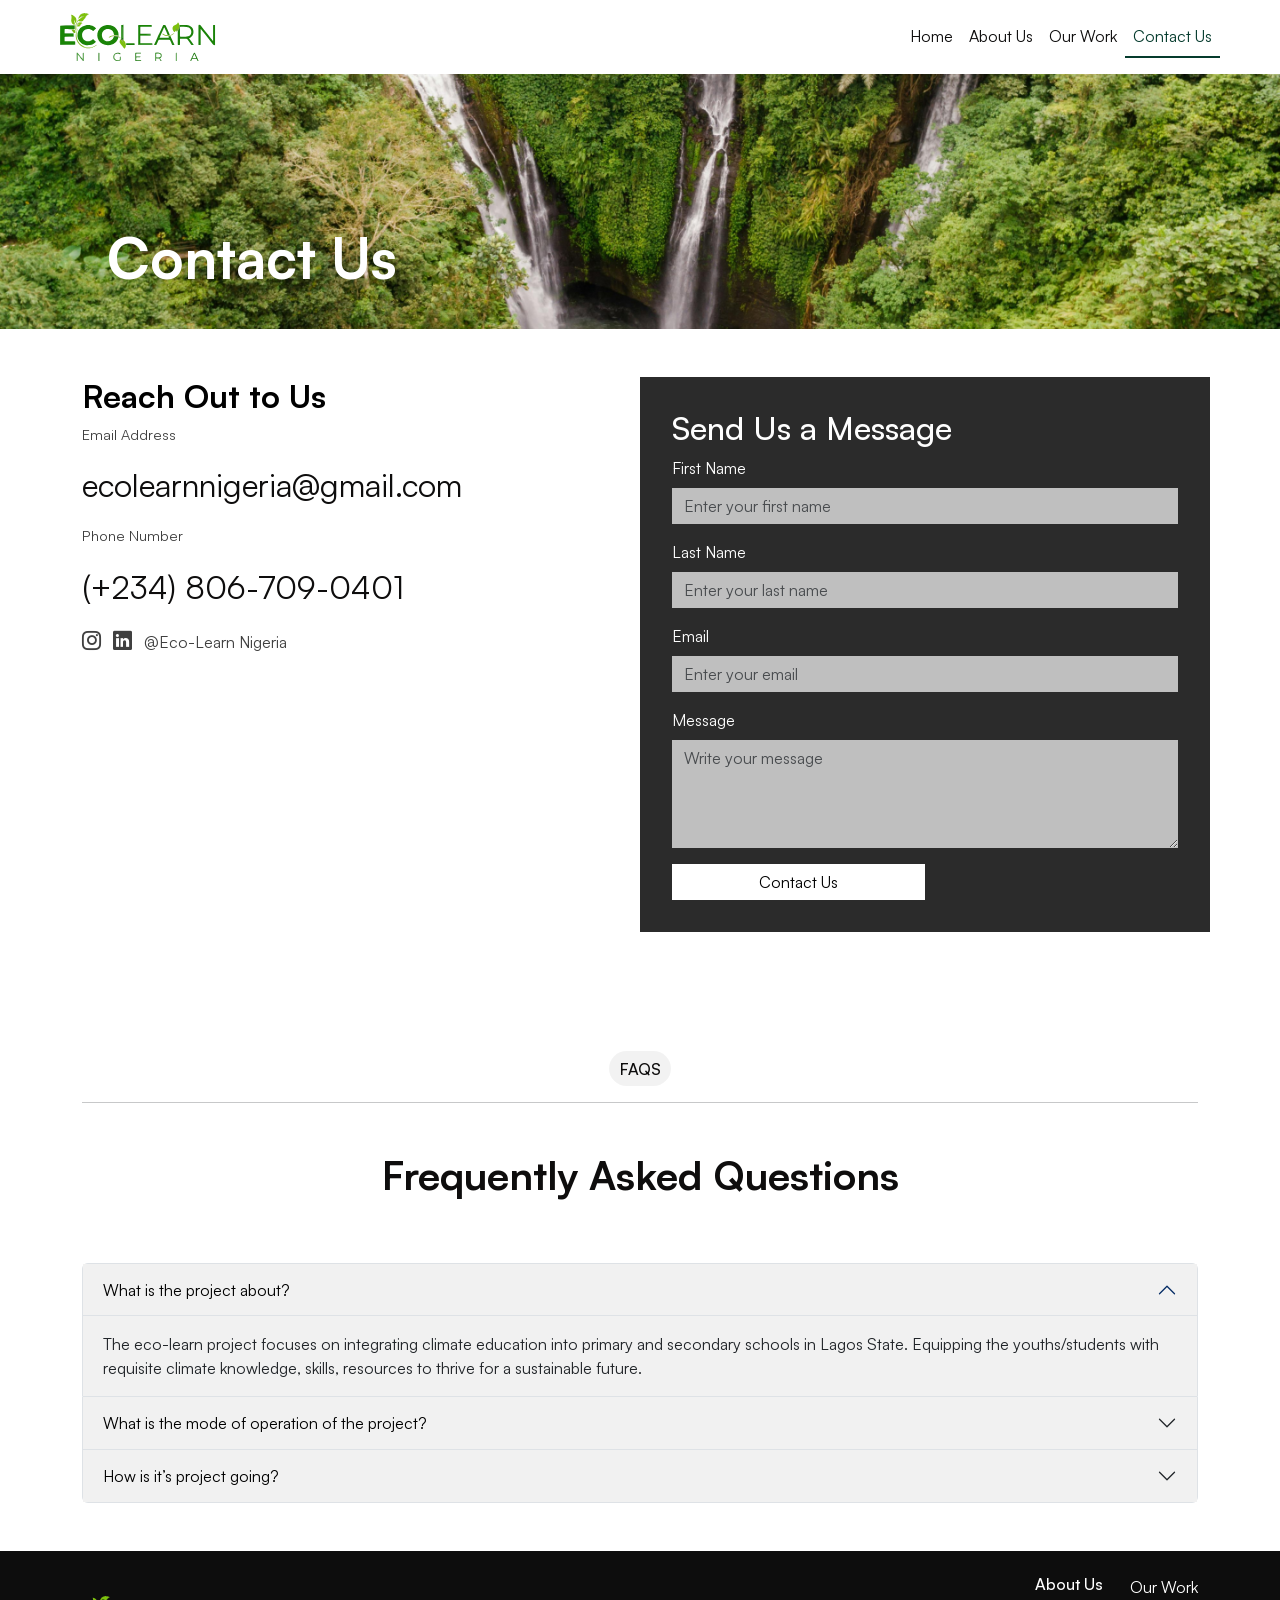
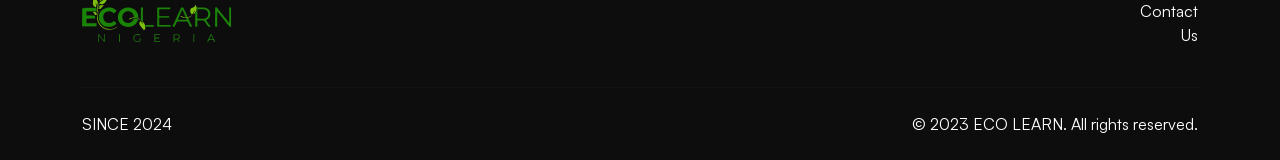
<file: contact.html>
<!DOCTYPE html>
<html lang="en">
  <head>
    <meta charset="utf-8" />
    <meta name="viewport" content="width=device-width, initial-scale=1" />
    <title>Eco Learn - Contact Us</title>
    <link
      href="https://cdn.jsdelivr.net/npm/bootstrap@5.3.3/dist/css/bootstrap.min.css"
      rel="stylesheet"
      integrity="sha384-QWTKZyjpPEjISv5WaRU9OFeRpok6YctnYmDr5pNlyT2bRjXh0JMhjY6hW+ALEwIH"
      crossorigin="anonymous"
    />
    <link rel="stylesheet" href="https://cdn.jsdelivr.net/npm/bootstrap-icons@1.11.3/font/bootstrap-icons.min.css">
    <link href="css/styles.css" rel="stylesheet" />
  </head>
  <body>
    <!-- Navbar -->
    <nav class="navbar navbar-expand-lg bg-white px-md-5 px-2" style="z-index: 1">
      <div class="container-fluid">
        <a class="navbar-brand" href="#"
          ><img src="images/logo-white.svg" alt="Eco Learn Logo"
        /></a>
        <button
          class="navbar-toggler"
          type="button"
          data-bs-toggle="collapse"
          data-bs-target="#navbarNav"
          aria-controls="navbarNav"
          aria-expanded="false"
          aria-label="Toggle navigation"
        >
          <span class="navbar-toggler-icon"></span>
        </button>
        <div
          class="collapse navbar-collapse justify-content-end"
          id="navbarNav"
        >
          <ul class="navbar-nav">
            <li class="nav-item">
              <a
                class="nav-link text-black"
                aria-current="page"
                href="index.html"
                >Home</a
              >
            </li>
            <li class="nav-item">
              <a class="nav-link text-black" href="about.html">About Us</a>
            </li>
            <li class="nav-item">
              <a class="nav-link text-black" href="work.html">Our Work</a>
            </li>
            <li class="nav-item">
              <a class="nav-link active text-black" href="contact.html">Contact Us</a>
            </li>
          </ul>
        </div>
      </div>
    </nav>

    <!-- Contact Hero Section -->
    <section class="contact-banner d-flex align-items-center">
      <div class="container" style="z-index: 1">
        <h1 class="display-4 fw-bold header-text">Contact Us</h1>
      </div>
    </section>

    <!-- Contact Page Content -->
    <section class="container my-5">
      <div class="row">
        <!-- Left Side - Contact Info -->
        <div class="col-md-6 contact-info mb-5">
          <h2>Reach Out to Us</h2>
          <p class="info">Email Address</p>
          <p class="text-black fs-2">ecolearnnigeria@gmail.com</p>
          <p class="info">Phone Number</p>
          <p class="text-black fs-2">(+234) 806-709-0401 </p>
          <div class="social-icons mt-3">
            <a href="https://www.instagram.com/ecolearnnigeria/"><i class="bi bi-instagram"></i></a>
            <a href="https://www.linkedin.com/company/eco-learn-nigeria/"><i class="bi bi-linkedin"></i></a>
            <span>@Eco-Learn Nigeria</span>
          </div>
        </div>

        <!-- Right Side - Contact Form -->
        <div class="col-md-6 contact-form">
          <h2>Send Us a Message</h2>
          <form id="contactForm">
            <div class="mb-3">
              <label for="firstName" class="form-label">First Name</label>
              <input
                type="text"
                class="form-control"
                id="firstName"
                name="firstName"
                placeholder="Enter your first name"
                required
              />
            </div>
            <div class="mb-3">
              <label for="lastName" class="form-label">Last Name</label>
              <input
                type="text"
                class="form-control"
                id="lastName"
                name="lastName"
                placeholder="Enter your last name"
                required
              />
            </div>
            <div class="mb-3">
              <label for="email" class="form-label">Email</label>
              <input
                type="email"
                class="form-control"
                id="email"
                name="email"
                placeholder="Enter your email"
                required
              />
            </div>
            <div class="mb-3">
              <label for="message" class="form-label">Message</label>
              <textarea
                class="form-control"
                id="message"
                name="message"
                rows="4"
                placeholder="Write your message"
                required
              ></textarea>
            </div>
            <button type="submit" class="btn btn-primary">Contact Us</button>
          </form>
        </div>
        <div id="formResponse" class="mt-3"></div>
      </div>
    </section>

    <section class="event py-5">
        <div class="container">
          <h2 class="text-center">
            <span class="badge">FAQS</span>
          </h2>
          <hr class="line" />
  
          <div class="row my-5">
            <div class="col-12 text-center">
              <p class="lead">Frequently Asked Questions</p>
            </div>
          </div>
  
          <div class="accordion" id="accordionExample">
            <div class="accordion-item">
              <h2 class="accordion-header">
                <button class="accordion-button bg-grey" type="button" data-bs-toggle="collapse" data-bs-target="#collapseOne" aria-expanded="true" aria-controls="collapseOne">
                    What is the project about?
                </button>
              </h2>
              <div id="collapseOne" class="accordion-collapse collapse show" data-bs-parent="#accordionExample">
                <div class="accordion-body bg-grey">
                    The eco-learn project focuses on integrating climate education into primary and secondary schools in Lagos State.
                    Equipping the youths/students with requisite climate knowledge, skills, resources to thrive for a sustainable future.
                </div>
              </div>
            </div>
            <div class="accordion-item">
              <h2 class="accordion-header">
                <button class="accordion-button collapsed bg-grey" type="button" data-bs-toggle="collapse" data-bs-target="#collapseTwo" aria-expanded="false" aria-controls="collapseTwo">
                    What is the mode of operation of the project?
                </button>
              </h2>
              <div id="collapseTwo" class="accordion-collapse collapse" data-bs-parent="#accordionExample">
                <div class="accordion-body bg-grey">
                    The eco-learn project focuses on integrating climate education into primary and secondary schools in Lagos State.
                    Equipping the youths/students with requisite climate knowledge, skills, resources to thrive for a sustainable future.
                </div>
              </div>
            </div>
            <div class="accordion-item">
              <h2 class="accordion-header">
                <button class="accordion-button collapsed bg-grey" type="button" data-bs-toggle="collapse" data-bs-target="#collapseThree" aria-expanded="false" aria-controls="collapseThree">
                 How is it’s project going?
                </button>
              </h2>
              <div id="collapseThree" class="accordion-collapse collapse" data-bs-parent="#accordionExample">
                <div class="accordion-body bg-grey">
                    The eco-learn project focuses on integrating climate education into primary and secondary schools in Lagos State.
                    Equipping the youths/students with requisite climate knowledge, skills, resources to thrive for a sustainable future.
                </div>
              </div>
            </div>
          </div>
          

        </div>
      </section>

    <!-- Footer -->
    <footer class="footer py-4">
      <div class="container">
        <div class="row align-items-center">
          <div class="col-md-10 text-start">
            <img
              src="images/logo-white.svg"
              alt="Logo"
              class="footer-logo img-fluid"
              style="max-width: 150px"
            />
          </div>
          <div class="col-md-2">
            <div class="row">
              <div class="col-6 text-end">
                <h6 class="text-white">About Us</h6>
              </div>
              <div class="col-6 text-end">
                <ul class="list-unstyled text-white">
                  <li>
                    <a href="/work" class="text-white text-decoration-none"
                      >Our Work</a
                    >
                  </li>
                  <li>
                    <a href="/contact" class="text-white text-decoration-none"
                      >Contact Us</a
                    >
                  </li>
                </ul>
              </div>
            </div>
          </div>
        </div>
        <hr class="my-4" />
        <div class="d-flex justify-content-between">
          <span class="text-white">SINCE 2024</span>
          <span class="text-white">&copy; 2023 ECO LEARN. All rights reserved.</span>
        </div>
      </div>
    </footer>

    <!-- Bootstrap JS -->
    <script
      src="https://cdn.jsdelivr.net/npm/bootstrap@5.3.3/dist/js/bootstrap.bundle.min.js"
      integrity="sha384-YvpcrYf0tY3lHB60NNkmXc5s9fDVZLESaAA55NDzOxhy9GkcIdslK1eN7N6jIeHz"
      crossorigin="anonymous"
    ></script>
    <script>
      document.getElementById("contactForm").addEventListener("submit", function (e) {
        e.preventDefault(); // Prevent the default form submission
    
        // Gather form data
        const formData = new FormData(this);
    
        // Send form data via AJAX
        fetch("contact-form-handler.php", {
          method: "POST",
          body: formData,
        })
          .then((response) => response.text())
          .then((data) => {
            // Display the response message
            document.getElementById("formResponse").innerHTML = `<div class="alert alert-success">${data}</div>`;
            // Clear the form fields after successful submission
            document.getElementById("contactForm").reset();
          })
          .catch((error) => {
            // Display an error message
            document.getElementById("formResponse").innerHTML = `<div class="alert alert-danger">An error occurred. Please try again later.</div>`;
          });
      });
    </script>
    
  </body>
</html>
</file>
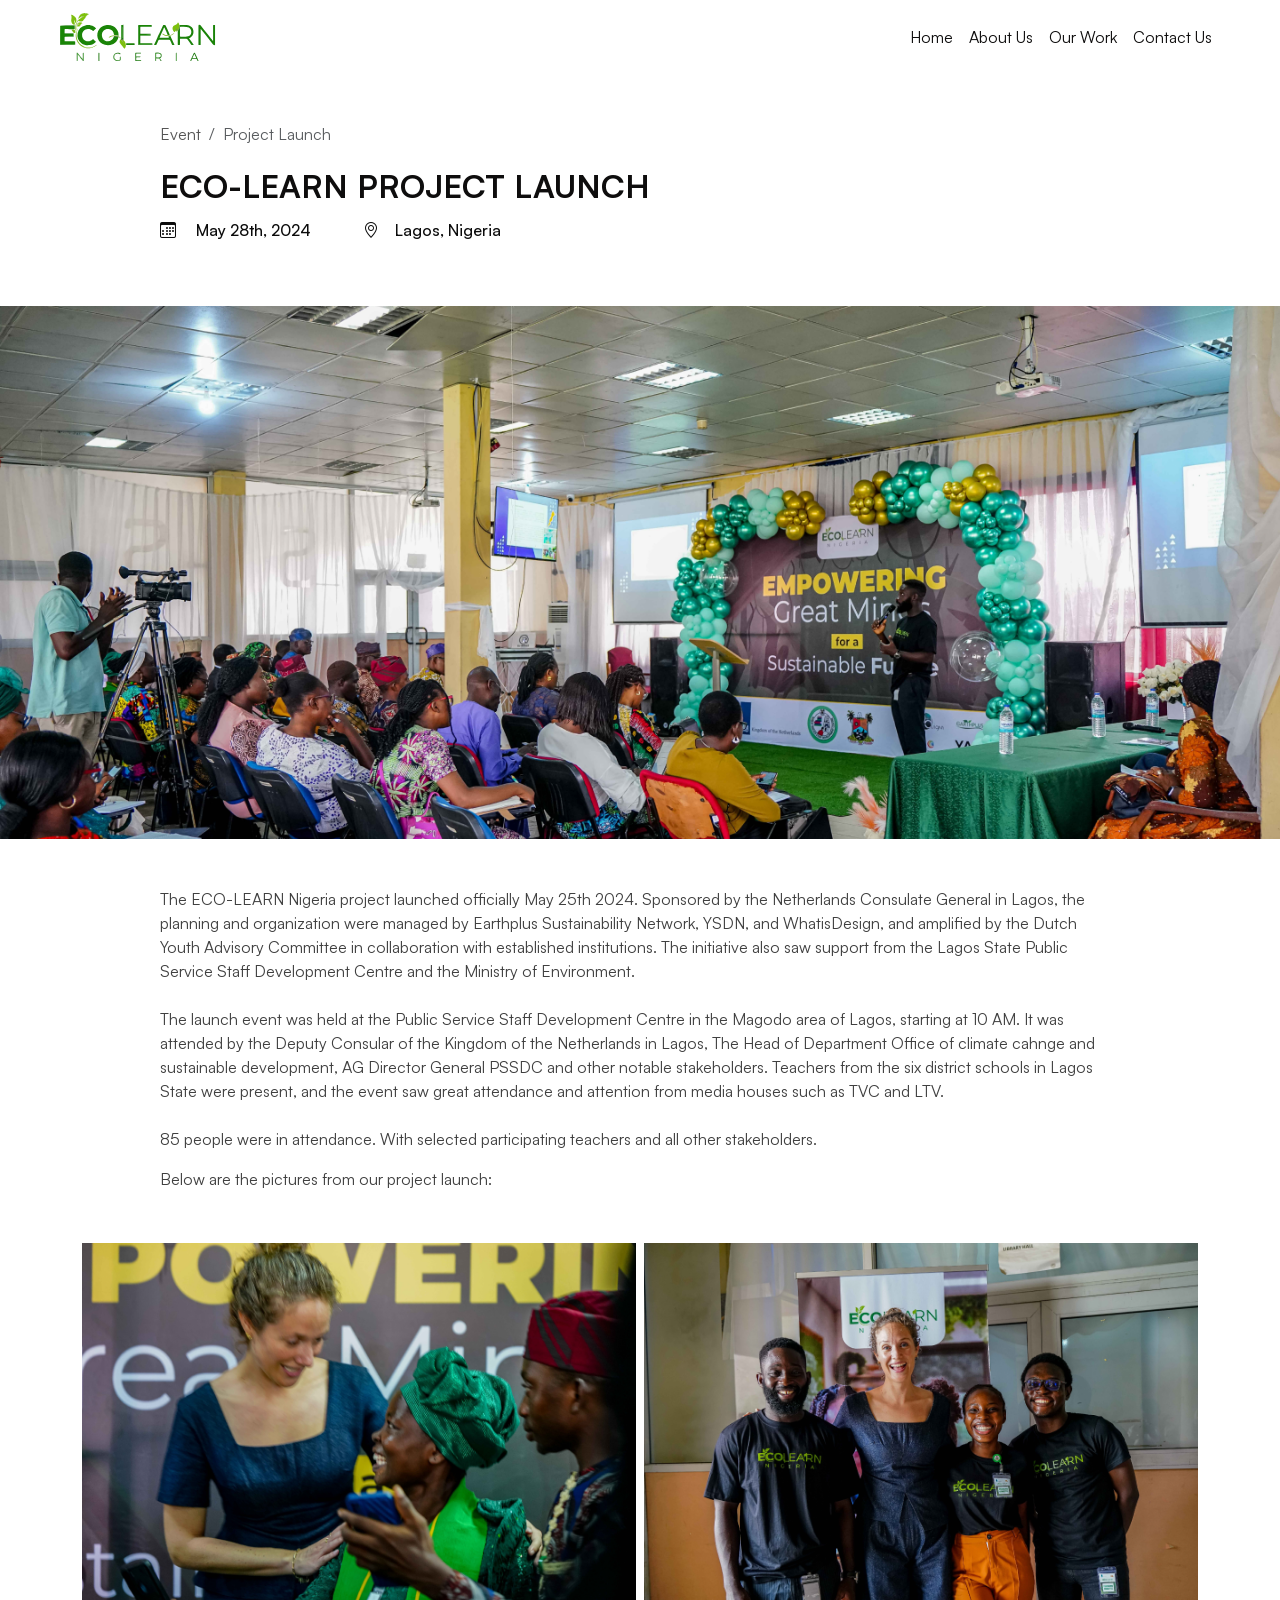
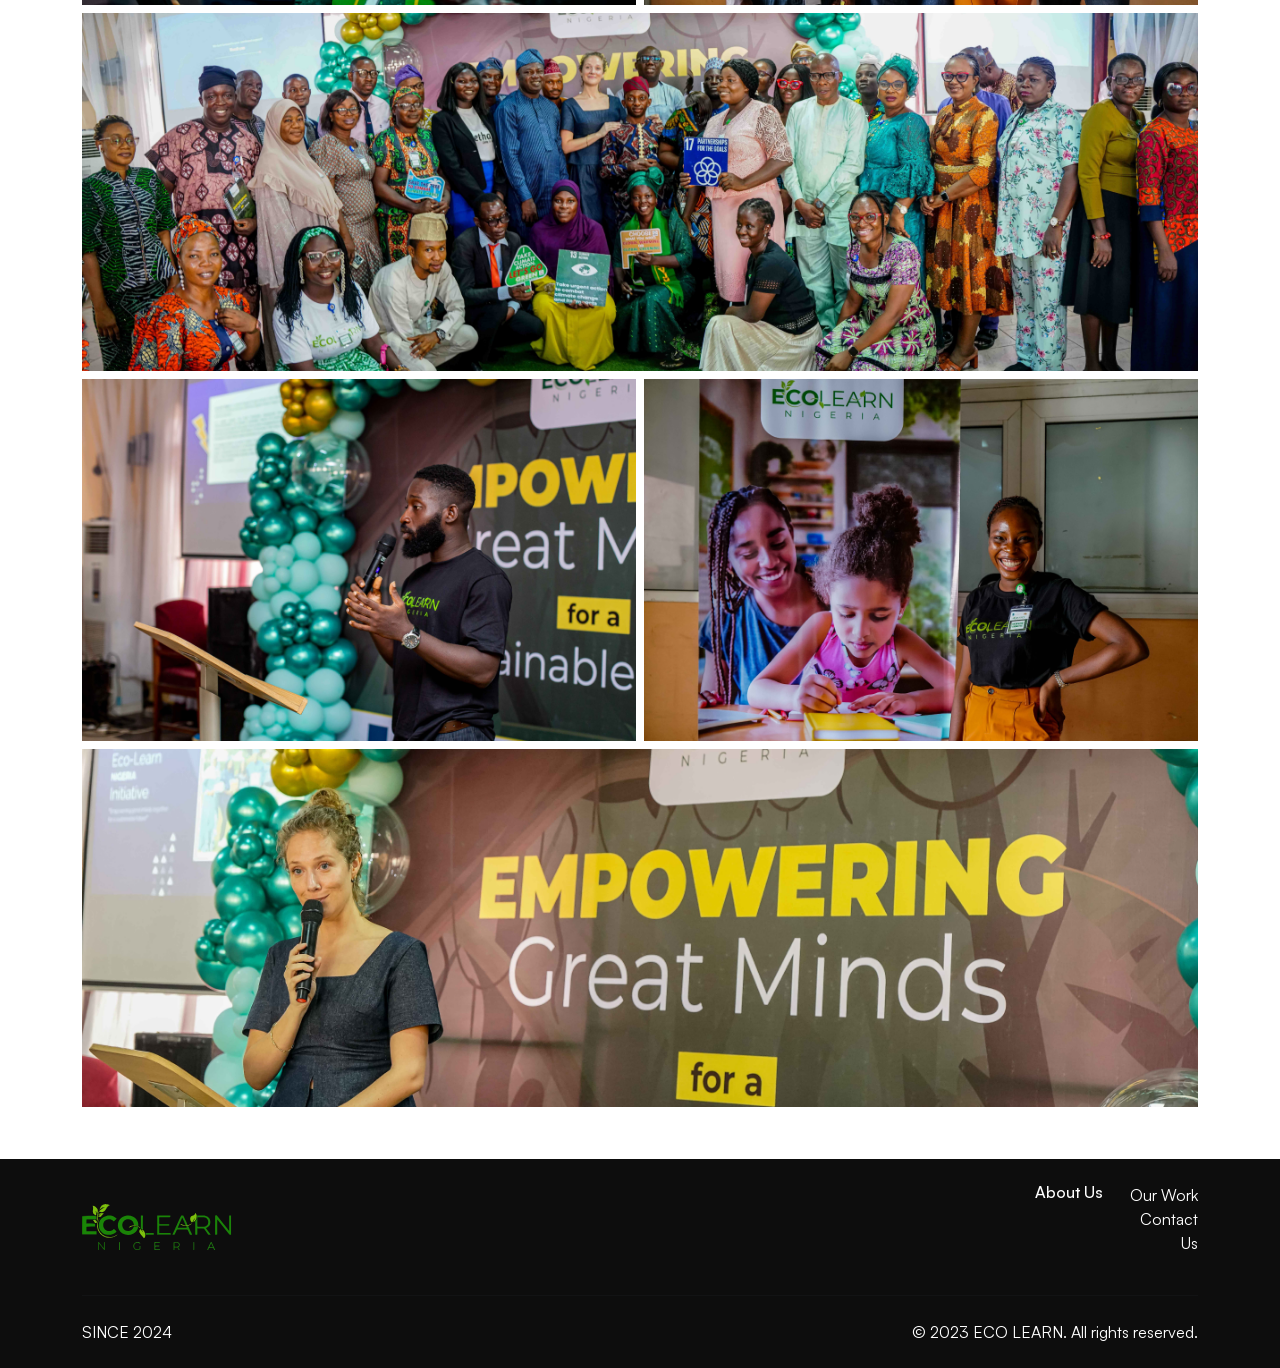
<file: project.html>
<!DOCTYPE html>
<html lang="en">
  <head>
    <meta charset="utf-8" />
    <meta name="viewport" content="width=device-width, initial-scale=1" />
    <title>Eco Learn - Contact Us</title>
    <link
      href="https://cdn.jsdelivr.net/npm/bootstrap@5.3.3/dist/css/bootstrap.min.css"
      rel="stylesheet"
      integrity="sha384-QWTKZyjpPEjISv5WaRU9OFeRpok6YctnYmDr5pNlyT2bRjXh0JMhjY6hW+ALEwIH"
      crossorigin="anonymous"
    />
    <link
      rel="stylesheet"
      href="https://cdn.jsdelivr.net/npm/bootstrap-icons@1.11.3/font/bootstrap-icons.min.css"
    />
    <link href="css/styles.css" rel="stylesheet" />
  </head>
  <body>
    <!-- Navbar -->
    <nav class="navbar navbar-expand-lg bg-white px-md-5 px-2" style="z-index: 1">
      <div class="container-fluid">
        <a class="navbar-brand" href="#"
          ><img src="images/logo-white.svg" alt="Eco Learn Logo"
        /></a>
        <button
          class="navbar-toggler"
          type="button"
          data-bs-toggle="collapse"
          data-bs-target="#navbarNav"
          aria-controls="navbarNav"
          aria-expanded="false"
          aria-label="Toggle navigation"
        >
          <span class="navbar-toggler-icon"></span>
        </button>
        <div
          class="collapse navbar-collapse justify-content-end"
          id="navbarNav"
        >
          <ul class="navbar-nav">
            <li class="nav-item">
              <a
                class="nav-link text-black"
                aria-current="page"
                href="index.html"
                >Home</a
              >
            </li>
            <li class="nav-item">
              <a class="nav-link text-black" href="about.html">About Us</a>
            </li>
            <li class="nav-item">
              <a class="nav-link text-black" href="work.html">Our Work</a>
            </li>
            <li class="nav-item">
              <a class="nav-link text-black" href="contact.html">Contact Us</a>
            </li>
          </ul>
        </div>
      </div>
    </nav>

    <nav aria-label="breadcrumb">
      <ol class="breadcrumb w-75 mx-auto mt-5">
        <li class="breadcrumb-item text-decoration-none">
          <a class="text-decoration-none text-grey-2" href="index.html"
            >Event</a
          >
        </li>
        <li class="breadcrumb-item active text-black-2" aria-current="page">
          Project Launch
        </li>
      </ol>
    </nav>

    <div class="w-75 mx-auto pb-5">
      <h2 class="project-header">ECO-LEARN PROJECT LAUNCH</h2>

      <p class="place">
        <span class="d-inline-block me-5"
          ><i class="bi bi-calendar3"></i> &nbsp;&nbsp;&nbsp; May 28th,
          2024</span
        >
        <span
          ><i class="bi bi-geo-alt"></i> &nbsp;&nbsp;&nbsp;Lagos, Nigeria</span
        >
      </p>
    </div>

    <img class="img-fluid project-img" src="images/project-main.png" />

    <div class="w-75 mx-auto mt-5">
      <p class="project-text">
        The ECO-LEARN Nigeria project launched officially May 25th 2024.
        Sponsored by the Netherlands Consulate General in Lagos, the planning
        and organization were managed by Earthplus Sustainability Network, YSDN,
        and WhatisDesign, and amplified by the Dutch Youth Advisory Committee in
        collaboration with established institutions. The initiative also saw
        support from the Lagos State Public Service Staff Development Centre and
        the Ministry of Environment. <br /><br />
        The launch event was held at the Public Service Staff Development Centre
        in the Magodo area of Lagos, starting at 10 AM. It was attended by the
        Deputy Consular of the Kingdom of the Netherlands in Lagos, The Head of
        Department Office of climate cahnge and sustainable development, AG
        Director General PSSDC and other notable stakeholders. Teachers from the
        six district schools in Lagos State were present, and the event saw
        great attendance and attention from media houses such as TVC and LTV.
        <br /><br />
        85 people were in attendance. With selected participating teachers and
        all other stakeholders.
      </p>
      <p class="project-text">
        Below are the pictures from our project launch:
      </p>
    </div>

    <div class="container mb-5">
      <div class="row mt-5">
        <div class="col-6 mb-1 pe-1 mt-1">
          <img
            src="images/Frame 1000004015.png"
            alt="Partner Logo"
            class="img-fluid w-100"
          />
        </div>
        <div class="col-6 mb-1 ps-1 mt-1">
          <img
            src="images/Frame 1000004016.png"
            alt="Partner Logo"
            class="img-fluid w-100"
          />
        </div>

        <div class="col-12 mb-1 mt-1">
          <img
            src="images/Frame 1000004015-1.png"
            alt="Partner Logo"
            class="img-fluid w-100"
          />
        </div>
        <div class="col-6 mb-1 pe-1 mt-1">
          <img
            src="images/Frame 1000004015-2.png"
            alt="Partner Logo"
            class="img-fluid w-100"
          />
        </div>
        <div class="col-6 mb-1 ps-1 mt-1">
          <img
            src="images/Frame 1000004018.png"
            alt="Partner Logo"
            class="img-fluid w-100"
          />
        </div>
        <div class="col-12 mb-1 mt-1">
          <img
            src="images/Frame 1000004015-3.png"
            alt="Partner Logo"
            class="img-fluid w-100"
          />
        </div>
      </div>
    </div>

    <!-- Footer -->
    <footer class="footer py-4">
      <div class="container">
        <div class="row align-items-center">
          <div class="col-md-10 text-start">
            <img
              src="images/logo-white.svg"
              alt="Logo"
              class="footer-logo img-fluid"
              style="max-width: 150px"
            />
          </div>
          <div class="col-md-2">
            <div class="row">
              <div class="col-6 text-lg-end">
                <h6 class="text-white">About Us</h6>
              </div>
              <div class="col-6 text-end">
                <ul class="list-unstyled text-white">
                  <li>
                    <a href="/work" class="text-white text-decoration-none"
                      >Our Work</a
                    >
                  </li>
                  <li>
                    <a href="/contact" class="text-white text-decoration-none"
                      >Contact Us</a
                    >
                  </li>
                </ul>
              </div>
            </div>
          </div>
        </div>
        <hr class="my-4" />
        <div class="d-flex justify-content-between">
          <span class="text-white">SINCE 2024</span>
          <br class="d-lg-none d-block"/>
          <span class="text-white"
            >&copy; 2023 ECO LEARN. All rights reserved.</span
          >
        </div>
      </div>
    </footer>

    <!-- Bootstrap JS -->
    <script
      src="https://cdn.jsdelivr.net/npm/bootstrap@5.3.3/dist/js/bootstrap.bundle.min.js"
      integrity="sha384-YvpcrYf0tY3lHB60NNkmXc5s9fDVZLESaAA55NDzOxhy9GkcIdslK1eN7N6jIeHz"
      crossorigin="anonymous"
    ></script>
  </body>
</html>
</file>
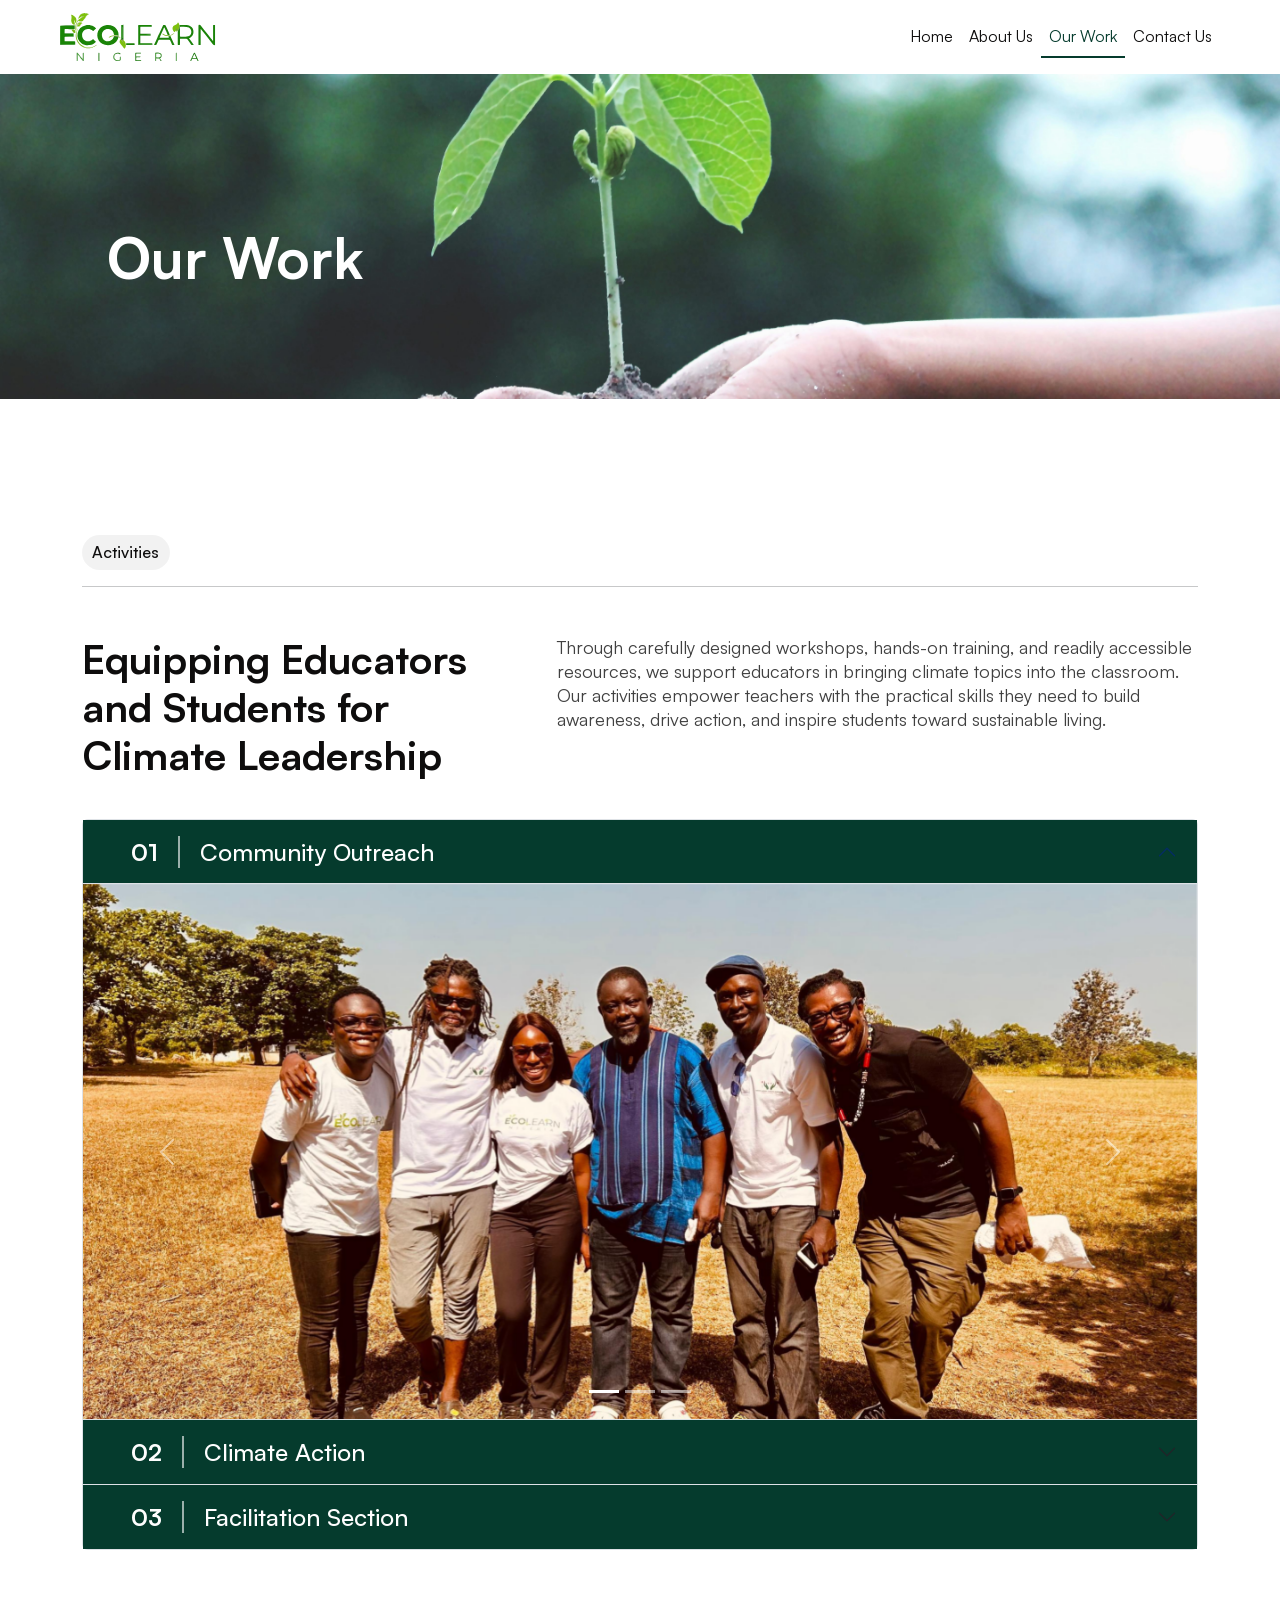
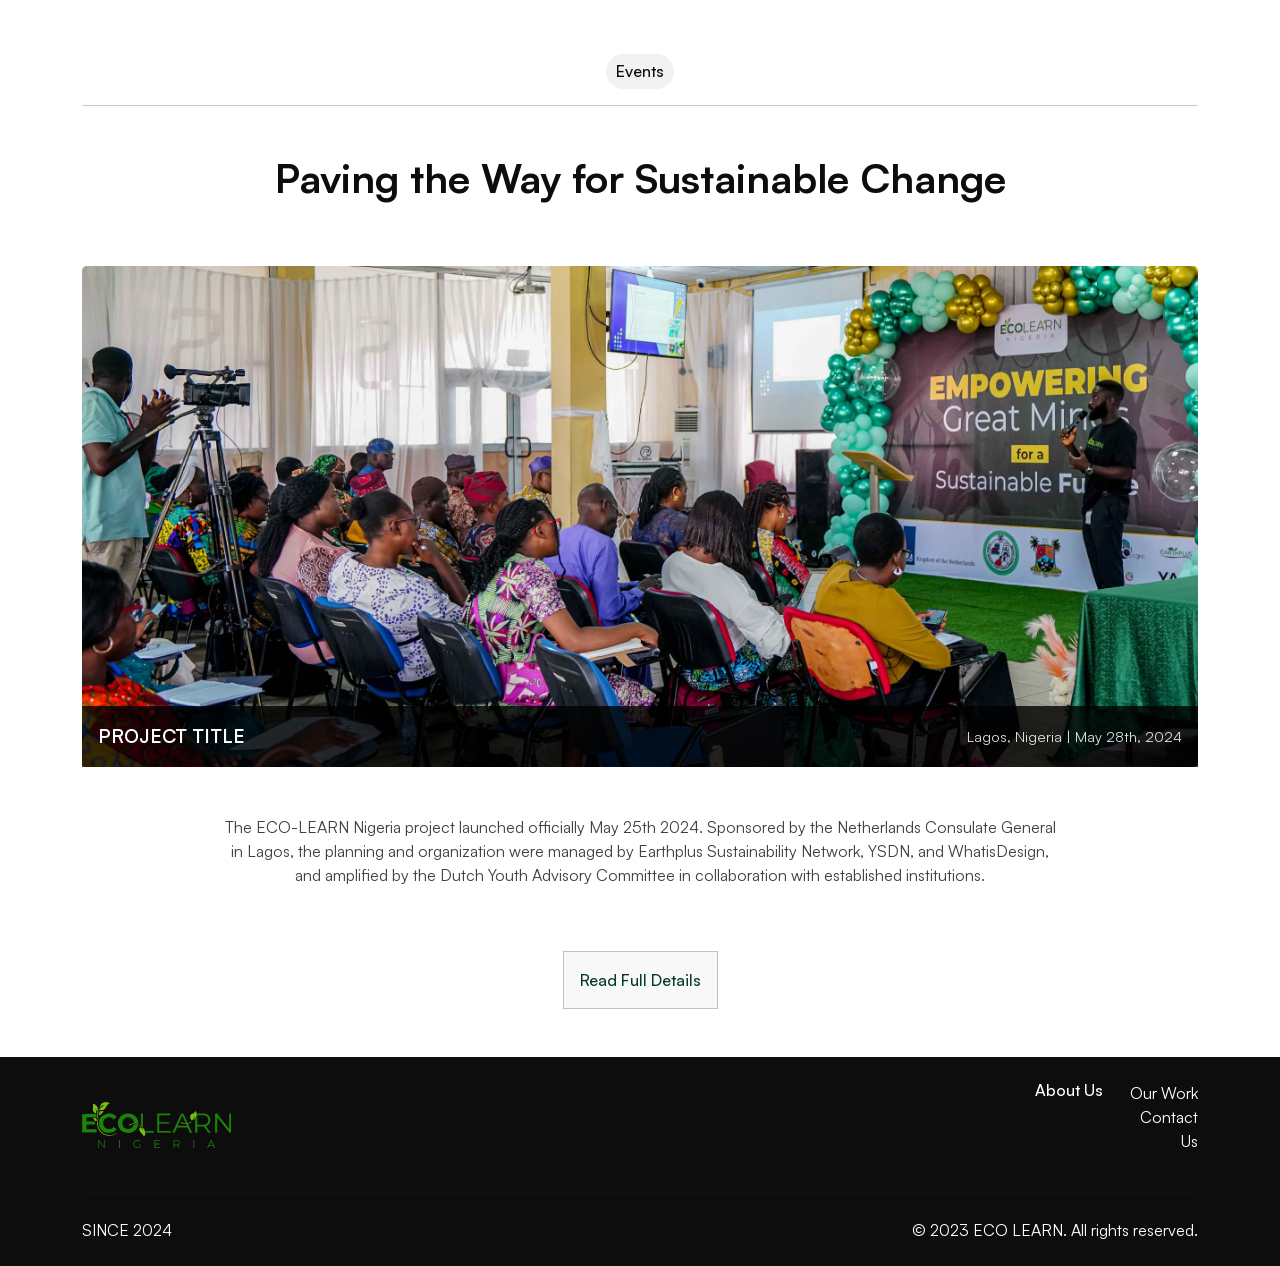
<file: work.html>
<!DOCTYPE html>
<html lang="en">
  <head>
    <meta charset="utf-8" />
    <meta name="viewport" content="width=device-width, initial-scale=1" />
    <title>Eco Learn</title>
    <link
      href="https://cdn.jsdelivr.net/npm/bootstrap@5.3.3/dist/css/bootstrap.min.css"
      rel="stylesheet"
      integrity="sha384-QWTKZyjpPEjISv5WaRU9OFeRpok6YctnYmDr5pNlyT2bRjXh0JMhjY6hW+ALEwIH"
      crossorigin="anonymous"
    />
    <link href="css/styles.css" rel="stylesheet" />
  </head>
  <body>
    <!-- Navbar -->
    <nav class="navbar navbar-expand-lg bg-white px-md-5 px-2" style="z-index: 1">
      <div class="container-fluid">
        <a class="navbar-brand" href="#"
          ><img src="images/logo-white.svg" alt="Eco Learn Logo"
        /></a>
        <button
          class="navbar-toggler"
          type="button"
          data-bs-toggle="collapse"
          data-bs-target="#navbarNav"
          aria-controls="navbarNav"
          aria-expanded="false"
          aria-label="Toggle navigation"
        >
          <span class="navbar-toggler-icon"></span>
        </button>
        <div
          class="collapse navbar-collapse justify-content-end"
          id="navbarNav"
        >
          <ul class="navbar-nav">
            <li class="nav-item">
              <a
                class="nav-link text-black"
                aria-current="page"
                href="index.html"
                >Home</a
              >
            </li>
            <li class="nav-item">
              <a class="nav-link text-black" href="about.html">About Us</a>
            </li>
            <li class="nav-item">
              <a class="nav-link active text-black" href="work.html"
                >Our Work</a
              >
            </li>
            <li class="nav-item">
              <a class="nav-link text-black" href="contact.html">Contact Us</a>
            </li>
          </ul>
        </div>
      </div>
    </nav>

    <section class="work-banner d-flex align-items-center">
      <!-- <div class="overlay"></div> -->
      <div class="container" style="z-index: 1">
        <h1 class="display-4 fw-bold header-text">Our Work</h1>
      </div>
    </section>

    <section class="activity mt-5">
      <div class="container">
        <!-- Badge Header -->
        <h2>
          <span class="badge">Activities</span>
        </h2>
        <hr class="line" />

        <div class="row mt-5 mb-4">
          <div class="col-md-5 text-start">
            <p class="lead">
              Equipping Educators and Students for Climate Leadership
            </p>
          </div>
          <div class="col-md-7 text-start">
            <p class="desc">
              Through carefully designed workshops, hands-on training, and
              readily accessible resources, we support educators in bringing
              climate topics into the classroom. Our activities empower teachers
              with the practical skills they need to build awareness, drive
              action, and inspire students toward sustainable living.
            </p>
          </div>
        </div>

        <div class="accordion" id="accordionExample">
          <div class="accordion-item">
            <h2 class="accordion-header">
              <button
                class="accordion-button ps-lg-5"
                type="button"
                data-bs-toggle="collapse"
                data-bs-target="#collapseOne"
                aria-expanded="true"
                aria-controls="collapseOne"
              >
                <span class="number">01</span>
                <span class="text">Community Outreach</span>
              </button>
            </h2>
            <div
              id="collapseOne"
              class="accordion-collapse collapse show"
              data-bs-parent="#accordionExample"
            >
              <div class="accordion-body p-0">
                <!-- Carousel for First Accordion Item -->
                <div
                  id="carouselOne"
                  class="carousel slide"
                  data-bs-ride="carousel"
                >
                  <div class="carousel-indicators">
                    <button
                      type="button"
                      data-bs-target="#carouselOne"
                      data-bs-slide-to="0"
                      class="active"
                      aria-current="true"
                      aria-label="Slide 1"
                    ></button>
                    <button
                      type="button"
                      data-bs-target="#carouselOne"
                      data-bs-slide-to="1"
                      aria-label="Slide 2"
                    ></button>
                    <button
                      type="button"
                      data-bs-target="#carouselOne"
                      data-bs-slide-to="2"
                      aria-label="Slide 3"
                    ></button>
                  </div>

                  <div class="carousel-inner">
                    <div class="carousel-item active">
                      <img
                        src="images/activity-1-1.png"
                        class="img-fluid w-100"
                        alt="Activity Image 1"
                      />
                    </div>
                    <div class="carousel-item">
                      <div class="d-flex">
                        <img
                          src="images/activity-1-3-1.png"
                          class="img-fluid w-50"
                          alt="Activity Image 3"
                        />
                        <img
                          src="images/activity-1-3-2.png"
                          class="img-fluid w-50"
                          alt="Activity Image 4"
                        />
                      </div>
                    </div>
                    <div class="carousel-item">
                      <img
                        src="images/activity-1-2.png"
                        class="img-fluid w-100"
                        alt="Activity Image 2"
                      />
                    </div>

                    <!-- Add more carousel items as needed -->
                  </div>
                  <button
                    class="carousel-control-prev"
                    type="button"
                    data-bs-target="#carouselOne"
                    data-bs-slide="prev"
                  >
                    <span
                      class="carousel-control-prev-icon"
                      aria-hidden="true"
                    ></span>
                    <span class="visually-hidden">Previous</span>
                  </button>
                  <button
                    class="carousel-control-next"
                    type="button"
                    data-bs-target="#carouselOne"
                    data-bs-slide="next"
                  >
                    <span
                      class="carousel-control-next-icon"
                      aria-hidden="true"
                    ></span>
                    <span class="visually-hidden">Next</span>
                  </button>
                </div>
              </div>
            </div>
          </div>

          <div class="accordion-item">
            <h2 class="accordion-header">
              <button
                class="accordion-button collapsed ps-lg-5"
                type="button"
                data-bs-toggle="collapse"
                data-bs-target="#collapseTwo"
                aria-expanded="false"
                aria-controls="collapseTwo"
              >
                <span class="number">02</span>
                <span class="text">Climate Action</span>
              </button>
            </h2>
            <div
              id="collapseTwo"
              class="accordion-collapse collapse"
              data-bs-parent="#accordionExample"
            >
              <div class="accordion-body p-0">
                <!-- Carousel for Second Accordion Item -->
                <div
                  id="carouselTwo"
                  class="carousel slide"
                  data-bs-ride="carousel"
                >
                  <div class="carousel-indicators">
                    <button
                      type="button"
                      data-bs-target="#carouselTwo"
                      data-bs-slide-to="0"
                      class="active"
                      aria-current="true"
                      aria-label="Slide 1"
                    ></button>
                    <button
                      type="button"
                      data-bs-target="#carouselTwo"
                      data-bs-slide-to="1"
                      aria-label="Slide 2"
                    ></button>
                    <button
                      type="button"
                      data-bs-target="#carouselTwo"
                      data-bs-slide-to="2"
                      aria-label="Slide 3"
                    ></button>
                    <button
                      type="button"
                      data-bs-target="#carouselTwo"
                      data-bs-slide-to="3"
                      aria-label="Slide 4"
                    ></button>
                  </div>
                  <div class="carousel-inner">
                    <div class="carousel-item active">
                      <img
                        src="images/activity-2-1.png"
                        class="img-fluid w-100"
                        alt="Activity Image 1"
                      />
                    </div>

                    <div class="carousel-item">
                      <div class="d-flex">
                        <img
                          src="images/activity-2-4-1.png"
                          class="img-fluid w-50"
                          alt="Activity Image 3"
                        />
                        <img
                          src="images/activity-2-4-2.png"
                          class="img-fluid w-50"
                          alt="Activity Image 4"
                        />
                      </div>
                    </div>

                    <div class="carousel-item">
                      <img
                        src="images/activity-2-2.png"
                        class="img-fluid w-100"
                        alt="Activity Image 2"
                      />
                    </div>

                    <div class="carousel-item">
                      <img
                        src="images/activity-2-3.png"
                        class="img-fluid w-100"
                        alt="Activity Image 2"
                      />
                    </div>

                    <!-- Add more carousel items as needed -->
                  </div>
                  <button
                    class="carousel-control-prev"
                    type="button"
                    data-bs-target="#carouselTwo"
                    data-bs-slide="prev"
                  >
                    <span
                      class="carousel-control-prev-icon"
                      aria-hidden="true"
                    ></span>
                    <span class="visually-hidden">Previous</span>
                  </button>
                  <button
                    class="carousel-control-next"
                    type="button"
                    data-bs-target="#carouselTwo"
                    data-bs-slide="next"
                  >
                    <span
                      class="carousel-control-next-icon"
                      aria-hidden="true"
                    ></span>
                    <span class="visually-hidden">Next</span>
                  </button>
                </div>
              </div>
            </div>
          </div>

          <div class="accordion-item">
            <h2 class="accordion-header">
              <button
                class="accordion-button collapsed ps-lg-5"
                type="button"
                data-bs-toggle="collapse"
                data-bs-target="#collapseThree"
                aria-expanded="false"
                aria-controls="collapseThree"
              >
                <span class="number">03</span>
                <span class="text">Facilitation Section</span>
              </button>
            </h2>
            <div
              id="collapseThree"
              class="accordion-collapse collapse"
              data-bs-parent="#accordionExample"
            >
              <div class="accordion-body p-0">
                <!-- Carousel with Two Images per Slide for Third Accordion Item -->
                <div
                  id="carouselThree"
                  class="carousel slide"
                  data-bs-ride="carousel"
                >
                  <div class="carousel-indicators">
                    <button
                      type="button"
                      data-bs-target="#carouselOne"
                      data-bs-slide-to="0"
                      class="active"
                      aria-current="true"
                      aria-label="Slide 1"
                    ></button>
                    <button
                      type="button"
                      data-bs-target="#carouselOne"
                      data-bs-slide-to="1"
                      aria-label="Slide 2"
                    ></button>
                    <button
                      type="button"
                      data-bs-target="#carouselOne"
                      data-bs-slide-to="2"
                      aria-label="Slide 3"
                    ></button>
                  </div>
                  <div class="carousel-inner">
                    <div class="carousel-item active">
                      <img
                        src="images/activity-3-3.png"
                        class="img-fluid w-100"
                        alt="Activity Image 1"
                      />
                    </div>

                    <div class="carousel-item">
                      <div class="d-flex">
                        <img
                          src="images/activity-3-1-1.png"
                          class="img-fluid w-50"
                          alt="Activity Image 1"
                        />
                        <img
                          src="images/activity-3-1-2.png"
                          class="img-fluid w-50"
                          alt="Activity Image 2"
                        />
                      </div>
                    </div>
                    <div class="carousel-item">
                      <div class="d-flex">
                        <img
                          src="images/activity-3-2-1.png"
                          class="img-fluid w-50"
                          alt="Activity Image 3"
                        />
                        <img
                          src="images/activity-3-2-2.png"
                          class="img-fluid w-50"
                          alt="Activity Image 4"
                        />
                      </div>
                    </div>
                    <!-- Add more carousel items as needed -->
                  </div>
                  <button
                    class="carousel-control-prev"
                    type="button"
                    data-bs-target="#carouselThree"
                    data-bs-slide="prev"
                  >
                    <span
                      class="carousel-control-prev-icon"
                      aria-hidden="true"
                    ></span>
                    <span class="visually-hidden">Previous</span>
                  </button>
                  <button
                    class="carousel-control-next"
                    type="button"
                    data-bs-target="#carouselThree"
                    data-bs-slide="next"
                  >
                    <span
                      class="carousel-control-next-icon"
                      aria-hidden="true"
                    ></span>
                    <span class="visually-hidden">Next</span>
                  </button>
                </div>
              </div>
            </div>
          </div>
        </div>
      </div>

      <br />
      <br />
    </section>

    <section class="event py-5">
      <div class="container">
        <h2 class="text-center">
          <span class="badge">Events</span>
        </h2>
        <hr class="line" />

        <div class="row my-5">
          <div class="col-12 text-center">
            <p class="lead">Paving the Way for Sustainable Change</p>
          </div>
        </div>

        <figure class="event-image">
          <!-- Event Image -->
          <img
            src="images/previous-events.png"
            alt="Event Image"
            class="img-fluid"
          />

          <!-- Caption -->
          <figcaption
            class="event-caption text-white d-flex flex-column flex-md-row justify-content-between align-items-center p-3"
          >
            <!-- Title on the left -->
            <span class="event-title">PROJECT TITLE</span>
            <!-- Place and Date on the right -->
            <span class="event-info">Lagos, Nigeria | May 28th, 2024</span>
          </figcaption>
        </figure>

        <div class="row">
          <div class="col-12 text-center w-75 mx-auto mt-5">
            <p class="desc">
              The ECO-LEARN Nigeria project launched officially May 25th 2024.
              Sponsored by the Netherlands Consulate General in Lagos, the
              planning and organization were managed by Earthplus Sustainability
              Network, YSDN, and WhatisDesign, and amplified by the Dutch Youth
              Advisory Committee in collaboration with established institutions.
            </p>
          </div>
        </div>

        <div class="text-center mt-5">
            <button class="cta p-3" onclick="location.href='project.html'">
              Read Full Details
            </button>
          </div>
      </div>
    </section>

    <footer class="footer py-4">
      <div class="container">
        <div class="row align-items-center">
          <!-- Logo on the left -->
          <div class="col-md-10 text-start">
            <img
              src="images/logo-white.svg"
              alt="Logo"
              class="footer-logo img-fluid"
              style="max-width: 150px"
            />
          </div>

          <!-- Links on the right -->
          <div class="col-md-2">
            <div class="row">
              <!-- Column 1 with About Us link -->
              <div class="col-6 text-end">
                <h6 class="text-white">About Us</h6>
              </div>
              <!-- Column 2 with Work and Contact Us links -->
              <div class="col-6 text-end">
                <ul class="list-unstyled text-white">
                  <li>
                    <a href="/work" class="text-white text-decoration-none"
                      >Our Work</a
                    >
                  </li>
                  <li>
                    <a href="/contact" class="text-white text-decoration-none"
                      >Contact Us</a
                    >
                  </li>
                </ul>
              </div>
            </div>
          </div>
        </div>

        <!-- Divider Line -->
        <hr class="my-4" />

        <!-- Footer Bottom Text -->
        <div class="d-flex justify-content-between">
          <span class="text-white">SINCE 2024</span>
          <span class="text-white"
            >&copy; 2023 ECO LEARN. All rights reserved.</span
          >
        </div>
      </div>
    </footer>

    <script
      src="https://cdn.jsdelivr.net/npm/bootstrap@5.3.3/dist/js/bootstrap.bundle.min.js"
      integrity="sha384-YvpcrYf0tY3lHB60NNkmXc5s9fDVZLESaAA55NDzOxhy9GkcIdslK1eN7N6jIeHz"
      crossorigin="anonymous"
    ></script>
  </body>
</html>
</file>
<file: css/styles.css>
@import url("../fonts/css/satoshi.css");

/* Apply styles to html and body */
html,
body {
  height: 100%;
  margin: 0;
  padding: 0;
  font-family: "Satoshi-Variable"; /* Set a default font */
  scroll-behavior: smooth; /* Enable smooth scrolling */
}

/* Optional: Set body padding and ensure box-sizing includes padding and border */
*,
*::before,
*::after {
  box-sizing: border-box; /* Helps with consistent sizing */
}

@media (max-width: 768px) {
    .w-75{
      width: 90% !important;
    }
}


.text-black {
  color: #0e0d0d !important;
}

.nav-link.active {
  color: #053b2d !important;
  border-bottom: 2px #053b2d solid;
}

.nav-link:hover {
  color: #053b2d !important;
  border-bottom: 2px #053b2d solid;
}

.home-banner {
  background-image: linear-gradient(
      to bottom right,
      rgba(0, 0, 0, 0.8),
      rgba(0, 0, 0, 0.8)
    ),
    url("../images/banner-image.jpg");
  background-size: cover;
  color: white;
  padding-left: 50px !important;
  padding-top: 150px;
  padding-bottom: 130px;
}

@media (max-width: 768px) {
  .home-banner {
    padding-left: 20px !important;
    padding-right: 20px !important;
  }
}

.home-banner .overlay {
  position: absolute;
  top: 0;
  left: 0;
  width: 100%;
  height: 100%;
  background-color: #000; /* Adjust opacity for desired darkness */
  opacity: 0.7;
  z-index: 0;
}

.home-banner .header-text {
  font-style: normal;
  font-weight: 700;
  font-size: 64px;
  line-height: 72px;
  letter-spacing: 0.01em;
}

@media (max-width: 768px) {
  .home-banner .header-text {
    font-style: normal;
    font-weight: 700;
    font-size: 32px;
    line-height: 48px;
    letter-spacing: 0.01em;
  }
}

.home-banner .banner-text {
  font-style: normal;
  font-weight: 400;
  font-size: 18px;
  line-height: 24px;
}

@media (max-width: 768px) {
  .home-banner .banner-text {
    font-style: normal;
    font-weight: 400;
    font-size: 16px;
    line-height: 24px;
  }

  .home-banner .cta {
    text-align: center !important;
  }
}

.partners {
  background-color: #2b2b2b; /* Light background for section */
  padding-top: 80px;
  padding-left: 50px !important;
  padding-right: 50px !important;
}

@media (max-width: 768px) {
  .partners {
    padding-left: 20px !important;
    padding-right: 20px !important;
  }
}

.partners .badge {
  background: rgba(255, 255, 255, 0.05) !important;
  border-radius: 100px !important;
  font-style: normal !important;
  font-weight: 500 !important;
  font-size: 16px !important;
  line-height: 24px !important;
  color: #fefefe;
}

.partners .line {
  color: white;
}

.partners .lead {
  font-style: normal;
  font-weight: 700;
  font-size: 40px;
  line-height: 48px;
  color: #fefefe;
}

.text-white{
  color: #fefefe;
}

.text-14{
  font-size: 14px;
}

@media (max-width: 768px) {
  .partners .lead {
    font-size: 24px;
    line-height: 32px;
  }
}

.partners .desc {
  font-style: normal;
  font-weight: 400;
  font-size: 18px;
  line-height: 24px;
  color: #fefefe;
}

@media (max-width: 768px) {
  .partners .desc {
    font-size: 16px;
    line-height: 24px;
  }
}

.about-us {
  background-color: white; /* Light background for section */
  padding-top: 80px;
  padding-left: 50px !important;
  padding-right: 50px !important;
}

@media (max-width: 768px) {
  .about-us {
    padding-left: 20px !important;
    padding-right: 20px !important;
  }
}

.about-us .line {
  color: rgba(0, 0, 0, 0.2);
}

.about-us .lead {
  font-style: normal;
  font-weight: 700;
  font-size: 40px;
  line-height: 48px;
  color: #0e0d0d;
}

.about-us .desc {
  font-style: normal;
  font-weight: 400;
  font-size: 18px;
  line-height: 24px;
  color: #404040;
}

.about-us .badge {
  background: rgba(0, 0, 0, 0.05);
  border-radius: 100px !important;
  font-style: normal !important;
  font-weight: 500 !important;
  font-size: 16px !important;
  line-height: 24px !important;
  color: #0e0d0d;
}
.about-us .cta {
  background: #f8f8f8;
  border: 0.5px solid #c0c0c0;

  font-style: normal;
  font-weight: 500;
  font-size: 16px;
  line-height: 24px;
  /* identical to box height, or 150% */

  color: #053b2d;
}

.why-us {
  background-image: linear-gradient(
      to bottom right,
      rgba(0, 0, 0, 0.7),
      rgba(0, 0, 0, 0.7)
    ),
    url("../images/why-image.jpeg"); /* Light background for section */
  background-position: center;
  background-size: cover;
  padding-top: 80px;
  padding-left: 50px !important;
  padding-right: 50px !important;
}

@media (max-width: 768px) {
  .why-us {
    padding-left: 10px !important;
    padding-right: 10px !important;
  }

  .why-us .lead{
    font-size: 24px !important;
    line-height: 32px !important;
  }

  .about-us .lead {
    font-size: 24px !important;
    line-height: 32px !important;
  }
}

.why-us .line {
  color: rgba(255, 255, 255, 0.2);
}

.why-us .lead {
  font-style: normal;
  font-weight: 700;
  font-size: 40px;
  line-height: 48px;
  color: #fefefe;
}

.why-us .badge {
  background: rgba(255, 255, 255, 0.05);
  border-radius: 100px !important;
  font-style: normal !important;
  font-weight: 500 !important;
  font-size: 16px !important;
  line-height: 24px !important;
  color: #fefefe;
}

.why-us .why-lead {
  font-style: normal;
  font-weight: 700;
  font-size: 24px;
  line-height: 32px;
  color: #ffffff;
}

.why-us .why-lead-2{
  font-style: normal;
  font-weight: 700;
  font-size: 40px;
  line-height: 48px;
  color: #ffffff;
}

.why-us .why-desc {
  font-style: normal;
  font-weight: 400;
  font-size: 16px;
  line-height: 24px;
  /* or 150% */

  color: #fefefe;
}

@media (max-width: 768px){
  .why-us .why-lead {
    font-size: 20px;
    line-height: 28px;
  }
  
  .why-us .why-lead-2{
    font-size: 32px;
    line-height: 40px;
  }
  
  .why-us .why-desc {
    font-size: 16px;
    line-height: 24px;
    /* or 150% */
  
    color: #fefefe;
  }
}

.activity {
  background-color: white; /* Light background for section */
  padding-top: 80px;
  padding-left: 50px !important;
  padding-right: 50px !important;
}

@media (max-width: 768px) {
  .activity {
    padding-left: 10px !important;
    padding-right: 10px !important;
  }

  .activity .lead{
    font-size: 24px !important;
    line-height: 32px !important;
  }
}

.activity-us .line {
  color: rgba(0, 0, 0, 0.2);
}

.activity .lead {
  font-style: normal;
  font-weight: 700;
  font-size: 40px;
  line-height: 48px;
  color: #0e0d0d;
}

.activity .desc {
  font-style: normal;
  font-weight: 400;
  font-size: 18px;
  line-height: 24px;
  color: #404040;
}

.activity .badge {
  background: rgba(0, 0, 0, 0.05);
  border-radius: 100px !important;
  font-style: normal !important;
  font-weight: 500 !important;
  font-size: 16px !important;
  line-height: 24px !important;
  color: #0e0d0d;
}

.activity img {
  max-height: 600px;
  width: 100%;
  object-fit: cover;
}

.activity .accordion {
  border-radius: 0 !important;
}

.activity .accordion-button {
  background-color: #053b2d !important;
  border-color: white !important;
  border-top-left-radius: 0px !important;
  border-top-right-radius: 0px !important;
  border-bottom-right-radius: 0px !important;
  border-bottom-left-radius: 0px !important;
  outline: none;
}

.activity .number {
  font-style: normal;
  font-weight: 700;
  font-size: 24px;
  line-height: 32px;
  color: #fefefe;
  padding-right: 20px;
  border-right: 2px rgba(255, 255, 255, 0.6) solid;
}

.activity .text {
  font-style: normal;
  font-weight: 500;
  font-size: 24px;
  line-height: 32px;
  color: #fefefe;
  padding-left: 20px;
}

.testimonials {
  background-color: #2b2b2b; /* Light background for section */
  padding-top: 80px;
  padding-left: 50px !important;
  padding-right: 50px !important;
}

@media (max-width: 768px) {
  .testimonials {
    padding-left: 10px !important;
    padding-right: 10px !important;
  }
}

.testimonials .badge {
  background: rgba(255, 255, 255, 0.05) !important;
  border-radius: 100px !important;
  font-style: normal !important;
  font-weight: 500 !important;
  font-size: 16px !important;
  line-height: 24px !important;
  color: #fefefe;
}

.testimonials .line {
  color: white;
}

.testimonials .testimony {
  font-style: normal;
  font-weight: 400;
  font-size: 20px;
  line-height: 32px;
  color: #fefefe;
}

.testimonials .testifier {
  font-style: normal;
  font-weight: 500;
  font-size: 18px;
  line-height: 24px;
  text-align: center;
  color: #fefefe;
}

.testimonials .position {
  font-style: normal;
  font-weight: 400;
  font-size: 16px;
  line-height: 24px;
  text-align: center;
  color: #fefefe;
}

.event {
  background-color: white;
  padding-top: 80px;
  padding-left: 50px !important;
  padding-right: 50px !important;
}
@media (max-width: 768px) {
  .event {
    padding-left: 10px !important;
    padding-right: 10px !important;
  }
}

.event .badge {
  background: rgba(0, 0, 0, 0.05);
  border-radius: 100px !important;
  font-style: normal !important;
  font-weight: 500 !important;
  font-size: 16px !important;
  line-height: 24px !important;
  color: #0e0d0d;
}

.event-image {
  position: relative;
  margin: 0;
}

.event-image img {
  width: 100%;
  height: auto;
  display: block;
  border-radius: 5px;
}

.event-caption {
  background-color: rgba(0, 0, 0, 0.8);
  width: 100%;
  color: #fff;
  font-size: 1rem;
  position: absolute;
  bottom: 0;
}

.event-title {
  font-weight: 600;
  font-size: 1.2rem;
}

.event-info {
  font-size: 0.9rem;
  color: #ddd;
}

.event .lead {
  font-style: normal;
  font-weight: 700;
  font-size: 40px;
  line-height: 48px;
  /* identical to box height, or 120% */
  text-align: center;

  color: #0e0d0d;
}

.event .desc {
  font-style: normal;
  font-weight: 400;
  font-size: 16px;
  line-height: 24px;
  /* or 150% */
  text-align: center;

  color: #404040;
}

.event .cta {
  background: #f8f8f8;
  border: 0.5px solid #c0c0c0;

  font-style: normal;
  font-weight: 500;
  font-size: 16px;
  line-height: 24px;
  /* identical to box height, or 150% */

  color: #053b2d;
}

footer {
  background-color: #0d0d0d;
  padding-top: 80px;
  padding-left: 50px !important;
  padding-right: 50px !important;
}

@media (max-width: 768px) {
    footer {
      padding-left: 10px !important;
      padding-right: 10px !important;
    }

    .event .about.w-75{
      width: 100% !important;
    }
  }

@media (max-width: 768px) {
  .event-caption {
    text-align: right !important;
    padding: 1rem;
  }

  .event .lead{
    font-size: 24px;
    line-height: 32px;
  }

  .event-image img {
    height: 300px;
    object-fit: cover;
    object-position: right;
  }


.event-title {
  font-weight: 600;
  font-size: 1rem !important;
}
}

/* ABOUT US */

.about-banner {
  background-image: url("../images/about-hero.png");
  background-size: cover;
  background-position: bottom;
  color: white;
  padding-left: 50px !important;
  padding-top: 170px;
  padding-bottom: 100px;
}

@media (max-width: 768px) {
    .about-banner {
      padding-left: 20px !important;
      padding-right: 20px !important;
    }
  }

.bg-gold {
  background-color: #776601;
}

.mission_vision .about-us {
  padding-right: 150px !important;
  padding-left: 75px !important;
}

@media (max-width: 768px) {
    .mission_vision .about-us{
      padding-left: 20px !important;
      padding-right: 20px !important;
    }
}

/* WORK */

.work-banner {
  background-image: url("../images/work-hero.png");
  background-size: cover;
  background-position: center;
  color: white;
  padding-left: 50px !important;
  padding-top: 150px;
  padding-bottom: 100px;
}

@media (max-width: 768px) {
    .work-banner{
      padding-left: 20px !important;
      padding-right: 20px !important;
    }
}

/* Countact */

.contact-banner {
  background-image: url("../images/contact-hero.png");
  background-size: cover;
  background-position: center;
  color: white;
  padding-left: 50px !important;
  padding-top: 150px;
  padding-bottom: 30px;
}

@media (max-width: 768px) {
    .contact-banner{
      padding-left: 20px !important;
      padding-right: 20px !important;
    }
}

.contact-info {
  color: #404040;
}
.contact-info h2 {
  color: black;
  font-weight: bold;
}
.contact-info .info {
  color: #404040;
  font-size: 0.9rem;
}
.contact-form {
  background-color: #2b2b2b;
  padding: 2rem;
  color: #fefefe;
}
.contact-form label {
  color: #fefefe;
}
.contact-form input,
.contact-form textarea {
  background-color: #bfbfbf;
  color: #fefefe;
  border: none;
  border-radius: 0px;
}
.contact-form button {
  background-color: white;
  color: black;
  width: 50%;
  border: none;
  border-radius: 0px;
}
.social-icons i {
  color: #404040;
  margin-right: 0.5rem;
  font-size: 1.2rem;
}

.bg-grey {
  background-color: #f1f1f1 !important;
}

.event .accordion-button {
  background-color: #f1f1f1 !important;
  color: black;
  border-color: white !important;
  border-top-left-radius: 0px !important;
  border-top-right-radius: 0px !important;
  border-bottom-right-radius: 0px !important;
  border-bottom-left-radius: 0px !important;
  border: 0px;
  outline: none;
}

.text-grey-2 {
  color: #555555;
}

.text-black-2 {
  color: #555555;
}

.project-header {
  font-style: normal;
  font-weight: 700;
  font-size: 32px;
  line-height: 48px;
  /* identical to box height, or 150% */

  color: #0e0d0d;
}
.place {
  font-style: normal;
  font-weight: 500;
  font-size: 16px;
  line-height: 24px;
  /* identical to box height, or 150% */

  color: #0b0b0b;
}

.project-text {
  font-style: normal;
  font-weight: 400;
  font-size: 16px;
  line-height: 24px;
  /* or 150% */

  color: #404040;
}

@media (max-width: 768px) {

  .project-img{
      height: 400px;
      object-fit: cover;
      object-position: center;
  }

}

.video-wrapper {
  position: relative;
  height: 400px;
  overflow: hidden;
  border-radius: 16px;
}

.video-thumbnail {
  height: 100%;
  object-fit: cover;
}

.overlay-content {
  position: absolute;
  top: 0;
  left: 0;
  right: 0;
  bottom: 0;
  background-color: rgba(0, 0, 0, 0.4);
  z-index: 2;
  transition: opacity 0.3s ease;
}

#ecoVideo {
  height: 100%;
  object-fit: cover;
}

.video-text{
  font-style: normal;
  font-weight: 500;
  font-size: 24px;
  line-height: 32px;
}

.video-button{
  background: rgba(255, 255, 255, 0.4);
  border: 1px solid #AAAAAA;
  /* Blur */
  backdrop-filter: blur(5px);
  /* Note: backdrop-filter has minimal browser support */
  border-radius: 48px;

font-style: normal;
font-weight: 500;
font-size: 16px;
line-height: 24px;
/* identical to box height, or 150% */

color: #FEFEFE;

padding-left: 2px;
padding-right: 20px;
padding-top: 2px;
padding-bottom: 2px;

}

.video-butto:hover{
  background-color: white;
  color: #FEFEFE
}
</file>
